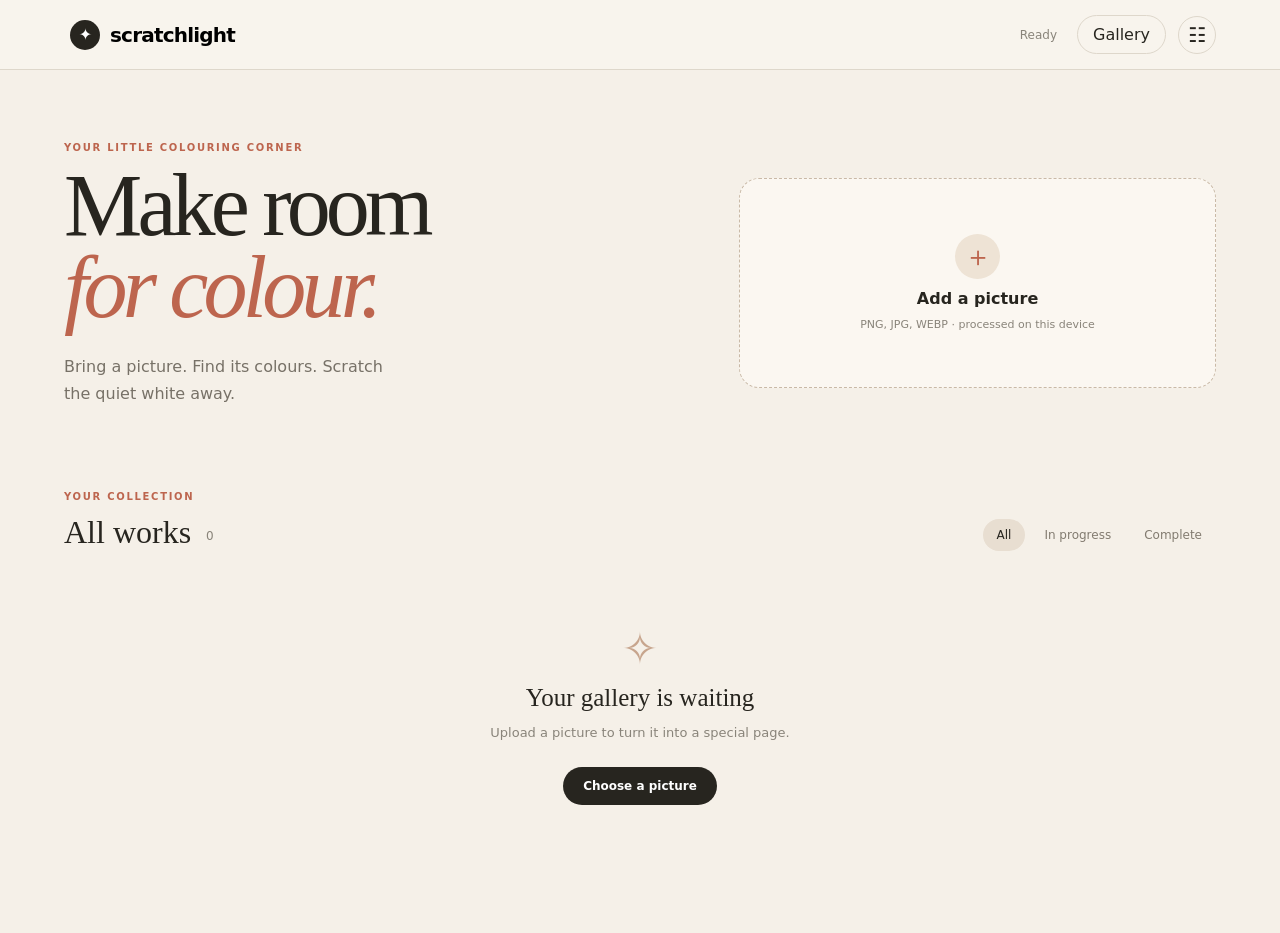
<file: index.html>
<!doctype html>
<html lang="en">
<head>
  <meta charset="utf-8">
  <meta name="viewport" content="width=device-width,initial-scale=1,maximum-scale=1,user-scalable=no">
  <meta name="theme-color" content="#f5f0e8">
  <title>Scratchlight — Colour Studio</title>
  <link rel="manifest" href="manifest.json">
  <link rel="stylesheet" href="styles.css">
</head>
<body>
  <header class="topbar">
    <button id="homeBtn" class="brand" aria-label="Back to gallery"><span class="brand-mark">✦</span><span>scratchlight</span></button>
    <div class="top-actions">
      <span id="saveStatus" class="save-status">Ready</span>
      <button id="galleryBtn" class="quiet-btn">Gallery</button>
      <button id="sidebarToggle" class="round-btn" aria-label="Toggle sidebar">☷</button>
    </div>
  </header>

  <main id="galleryView" class="gallery-view">
    <section class="hero">
      <div>
        <p class="eyebrow">YOUR LITTLE COLOURING CORNER</p>
        <h1>Make room<br><em>for colour.</em></h1>
        <p class="hero-copy">Bring a picture. Find its colours. Scratch the quiet white away.</p>
      </div>
      <label class="upload-card" for="imageUpload">
        <span class="upload-icon">＋</span><strong>Add a picture</strong><small>PNG, JPG, WEBP · processed on this device</small>
        <input id="imageUpload" type="file" accept="image/*">
      </label>
    </section>
    <section class="gallery-section">
      <div class="section-head"><div><p class="eyebrow">YOUR COLLECTION</p><h2>All works <span id="workCount">0</span></h2></div>
        <div class="filters"><button class="filter active" data-filter="all">All</button><button class="filter" data-filter="progress">In progress</button><button class="filter" data-filter="complete">Complete</button></div>
      </div>
      <div id="workGrid" class="work-grid"></div>
      <div id="emptyState" class="empty-state"><div class="empty-art">✧</div><h3>Your gallery is waiting</h3><p>Upload a picture to turn it into a special page.</p><label class="primary-btn" for="imageUpload">Choose a picture</label></div>
    </section>
  </main>

  <main id="studioView" class="studio-view hidden">
    <div class="workspace">
      <div class="canvas-wrap" id="canvasWrap">
        <div class="canvas-stage" id="canvasStage">
          <canvas id="artCanvas"></canvas>
          <canvas id="scratchCanvas"></canvas>
          <canvas id="outlineCanvas"></canvas>
          <canvas id="paintCanvas"></canvas>
        </div>
        <div id="welcomeHint" class="canvas-hint">Choose a colour, then tap a shape or paint it in.</div>
        <button id="fitBtn" class="fit-btn" title="Fit artwork">⤢</button>
      </div>
      <aside id="sidebar" class="sidebar">
        <div class="sidebar-head"><div><p class="eyebrow">YOUR PAGE</p><h2 id="artTitle">Untitled</h2></div><button id="closeSidebar" class="round-btn" aria-label="Close sidebar">×</button></div>
        <div class="progress-row"><span>Revealed</span><strong id="progressLabel">0%</strong></div>
        <div class="progress-track"><div id="progressBar"></div></div>
        <div class="control-block">
          <label class="control-label">Colouring style</label>
          <div class="segmented"><button data-mode="tap" class="mode-btn active">Tap to colour</button><button data-mode="paint" class="mode-btn">Paint</button></div>
          <p id="modeHelp" class="microcopy">Tap a shape to reveal its colour.</p>
        </div>
        <div class="control-block">
          <div class="setting-line"><label class="control-label" for="outlineToggle">Black outlines</label><input id="outlineToggle" type="checkbox" checked></div>
          <div class="setting-line"><label class="control-label" for="musicToggle">Ambient music</label><input id="musicToggle" type="checkbox"></div>
          <p class="microcopy">Add your own looped MP3 at <code>assets/audio/ambient.mp3</code>.</p>
        </div>
        <div class="control-block">
          <label class="control-label" for="detailRange">Shape detail <span id="detailValue">Balanced</span></label>
          <input id="detailRange" type="range" min="1" max="5" value="3">
          <p class="microcopy">More detail creates smaller, more numerous colour regions.</p>
        </div>
        <div class="palette-head"><div><label class="control-label">Like-enough colours</label><span id="paletteCount" class="microcopy"></span></div><button id="clearColour" class="text-btn">Clear</button></div>
        <div id="palette" class="palette"></div>
        <div class="sidebar-foot"><button id="finishBtn" class="primary-btn full">Back to gallery</button><button id="deleteBtn" class="text-btn danger">Delete this work</button></div>
      </aside>
    </div>
  </main>

  <audio id="ambientAudio" src="assets/ambient.mp3" loop preload="none"></audio>
  <audio id="paintAudio" src="assets/paint.mp3" preload="none"></audio>
  <script src="app.js"></script>
</body>
</html>
</file>
<file: styles.css>
:root{--paper:#f5f0e8;--ink:#27251f;--muted:#89847a;--line:#ded7cb;--accent:#bd654e;--panel:#fffdf8;--serif:Georgia,'Times New Roman',serif}
*{box-sizing:border-box}body{margin:0;background:var(--paper);color:var(--ink);font-family:Inter,ui-sans-serif,system-ui,-apple-system,sans-serif}button,input{font:inherit}button{cursor:pointer}button:focus-visible,label:focus-within{outline:2px solid var(--accent);outline-offset:3px}.topbar{height:70px;padding:0 5vw;display:flex;align-items:center;justify-content:space-between;border-bottom:1px solid var(--line);background:#f8f4ed;position:relative;z-index:5}.brand{border:0;background:none;display:flex;align-items:center;gap:10px;font-weight:750;letter-spacing:-.04em;font-size:20px}.brand-mark{display:grid;place-items:center;width:30px;height:30px;background:var(--ink);color:#fff;border-radius:50%;font-size:16px}.top-actions{display:flex;align-items:center;gap:12px}.save-status{font-size:12px;color:var(--muted);margin-right:8px}.quiet-btn,.round-btn{border:1px solid var(--line);background:transparent;border-radius:999px;padding:9px 15px;color:var(--ink)}.round-btn{width:38px;height:38px;padding:0;font-size:20px}.gallery-view{max-width:1320px;margin:auto;padding:42px 5vw 80px}.hero{display:grid;grid-template-columns:1.1fr .9fr;align-items:center;gap:8%;padding:30px 0 68px}.eyebrow{font-size:10px;letter-spacing:.17em;font-weight:800;color:var(--accent);margin:0 0 12px}.hero h1{font-family:var(--serif);font-size:clamp(48px,7vw,88px);line-height:.93;letter-spacing:-.055em;font-weight:400;margin:0}.hero h1 em{color:var(--accent);font-weight:400}.hero-copy{max-width:350px;color:#777167;line-height:1.7;margin-top:24px}.upload-card{min-height:210px;border:1px dashed #c9b9a7;border-radius:20px;background:rgba(255,253,248,.55);display:flex;flex-direction:column;align-items:center;justify-content:center;gap:10px;text-align:center;transition:.2s}.upload-card:hover{background:#fffaf1;border-color:var(--accent);transform:translateY(-2px)}.upload-icon{width:45px;height:45px;border-radius:50%;background:#eee3d5;display:grid;place-items:center;font-size:28px;color:var(--accent)}.upload-card small{color:var(--muted);font-size:11px}.upload-card input{display:none}.section-head{display:flex;justify-content:space-between;align-items:end;margin-bottom:24px}.section-head h2{font-family:var(--serif);font-weight:400;font-size:32px;margin:0}.section-head h2 span{font:12px system-ui;color:var(--muted);vertical-align:middle;margin-left:7px}.filters{display:flex;gap:5px}.filter{border:0;background:transparent;border-radius:99px;padding:9px 14px;color:#827b70;font-size:12px}.filter.active{background:#e8ded1;color:var(--ink)}.work-grid{display:grid;grid-template-columns:repeat(auto-fill,minmax(190px,1fr));gap:18px}.work-card{border:1px solid var(--line);background:var(--panel);border-radius:15px;overflow:hidden;text-align:left;padding:0;color:inherit;transition:.2s}.work-card:hover{transform:translateY(-3px);box-shadow:0 10px 25px #49341a0d}.thumb{height:190px;background:#e9e2d7;display:grid;place-items:center;overflow:hidden}.thumb img{width:100%;height:100%;object-fit:contain}.thumb canvas{width:100%;height:100%;object-fit:contain}.work-info{padding:13px 15px}.work-info strong{display:block;font-size:13px;margin-bottom:6px}.work-meta{display:flex;justify-content:space-between;color:var(--muted);font-size:11px}.mini-progress{height:3px;background:#eee7dd;margin-top:12px;border-radius:4px;overflow:hidden}.mini-progress span{display:block;height:100%;background:var(--accent)}.empty-state{text-align:center;padding:48px 0;color:var(--muted)}.empty-state h3{font-family:var(--serif);font-size:25px;font-weight:400;color:var(--ink);margin:10px}.empty-state p{font-size:13px}.empty-art{font-size:44px;color:#c7a58d}.primary-btn{border:0;background:var(--ink);color:white;border-radius:999px;padding:12px 20px;font-weight:650;font-size:12px;display:inline-flex;align-items:center;justify-content:center}.empty-state .primary-btn{margin-top:14px}.hidden{display:none!important}.studio-view{height:calc(100dvh - 70px);overflow:hidden}.workspace{height:100%;position:relative}.canvas-wrap{position:absolute;inset:0;overflow:hidden;background:#e9e3da;touch-action:none}.canvas-stage{position:absolute;left:50%;top:50%;width:min(78vw,900px);height:min(78vh,800px);transform:translate(-50%,-50%);transform-origin:center;box-shadow:0 12px 40px #30271b18;background:#fff;overflow:hidden}.canvas-stage canvas{position:absolute;inset:0;width:100%;height:100%;display:block;touch-action:none}.canvas-hint{position:absolute;bottom:22px;left:50%;transform:translateX(-50%);background:#fffdf0e8;padding:10px 16px;border-radius:99px;font-size:12px;color:#6d665c;pointer-events:none;box-shadow:0 4px 20px #0000000a}.fit-btn{position:absolute;left:20px;bottom:20px;width:42px;height:42px;border:1px solid #d9d0c4;border-radius:50%;background:#fffdf0;color:var(--ink);font-size:20px}.sidebar{position:absolute;z-index:3;right:0;top:0;bottom:0;width:320px;background:var(--panel);border-left:1px solid var(--line);padding:24px 22px 18px;overflow-y:auto;transform:translateX(0);transition:transform .28s ease;box-shadow:-10px 0 40px #3e2e1b0b}.sidebar.closed{transform:translateX(100%)}.sidebar-head{display:flex;justify-content:space-between;align-items:center}.sidebar-head h2{font-family:var(--serif);font-size:25px;font-weight:400;margin:0}.sidebar-head .eyebrow{margin-bottom:5px}.progress-row{display:flex;justify-content:space-between;margin:25px 0 9px;font-size:12px;color:#81796f}.progress-row strong{color:var(--ink)}.progress-track{height:5px;background:#eee7dd;border-radius:9px;overflow:hidden}.progress-track div{height:100%;width:0;background:var(--accent);transition:width .25s}.control-block{padding:21px 0;border-bottom:1px solid #eee8df}.control-label{font-size:12px;font-weight:700;display:block}.segmented{display:flex;background:#f0ebe3;border-radius:10px;padding:3px;margin-top:11px}.mode-btn{flex:1;border:0;background:transparent;border-radius:8px;padding:10px 5px;font-size:11px;color:#7d756a}.mode-btn.active{background:white;color:var(--ink);box-shadow:0 1px 4px #0000000d}.microcopy{font-size:10px;line-height:1.5;color:#948b7f;margin:9px 0 0}.setting-line{display:flex;align-items:center;justify-content:space-between;margin:0 0 12px}.setting-line:last-of-type{margin-bottom:0}input[type=checkbox]{accent-color:var(--accent);width:16px;height:16px}input[type=range]{width:100%;accent-color:var(--accent);margin-top:15px}.control-label span{float:right;color:var(--muted);font-weight:400}.palette-head{display:flex;justify-content:space-between;align-items:center;padding:20px 0 12px}.text-btn{border:0;background:transparent;color:#83796d;font-size:11px;padding:6px}.palette{display:grid;grid-template-columns:repeat(5,1fr);gap:10px 7px}.swatch{border:0;background:transparent;padding:0;display:flex;flex-direction:column;align-items:center;gap:5px;color:#847b70;font-size:9px}.swatch-dot{width:36px;height:36px;border-radius:50%;border:2px solid transparent;box-shadow:inset 0 0 0 1px #0000000c}.swatch.active .swatch-dot{outline:2px solid var(--ink);outline-offset:3px}.swatch.done .swatch-dot:after{content:"✓";display:grid;place-items:center;height:100%;font-size:15px;color:#fff;text-shadow:0 1px 3px #333}.sidebar-foot{padding-top:22px}.full{width:100%}.danger{display:block;margin:10px auto}.paint-cursor{cursor:crosshair}@media(max-width:760px){.topbar{height:60px;padding:0 18px}.gallery-view{padding:25px 18px 50px}.hero{grid-template-columns:1fr;gap:25px;padding:18px 0 42px}.upload-card{min-height:150px}.section-head{align-items:start;gap:15px;flex-direction:column}.work-grid{grid-template-columns:repeat(2,minmax(0,1fr));gap:12px}.thumb{height:150px}.studio-view{height:calc(100dvh - 60px)}.canvas-stage{width:88vw;height:76vh}.sidebar{width:min(320px,88vw);padding:20px}.save-status{display:none}}
</file>
